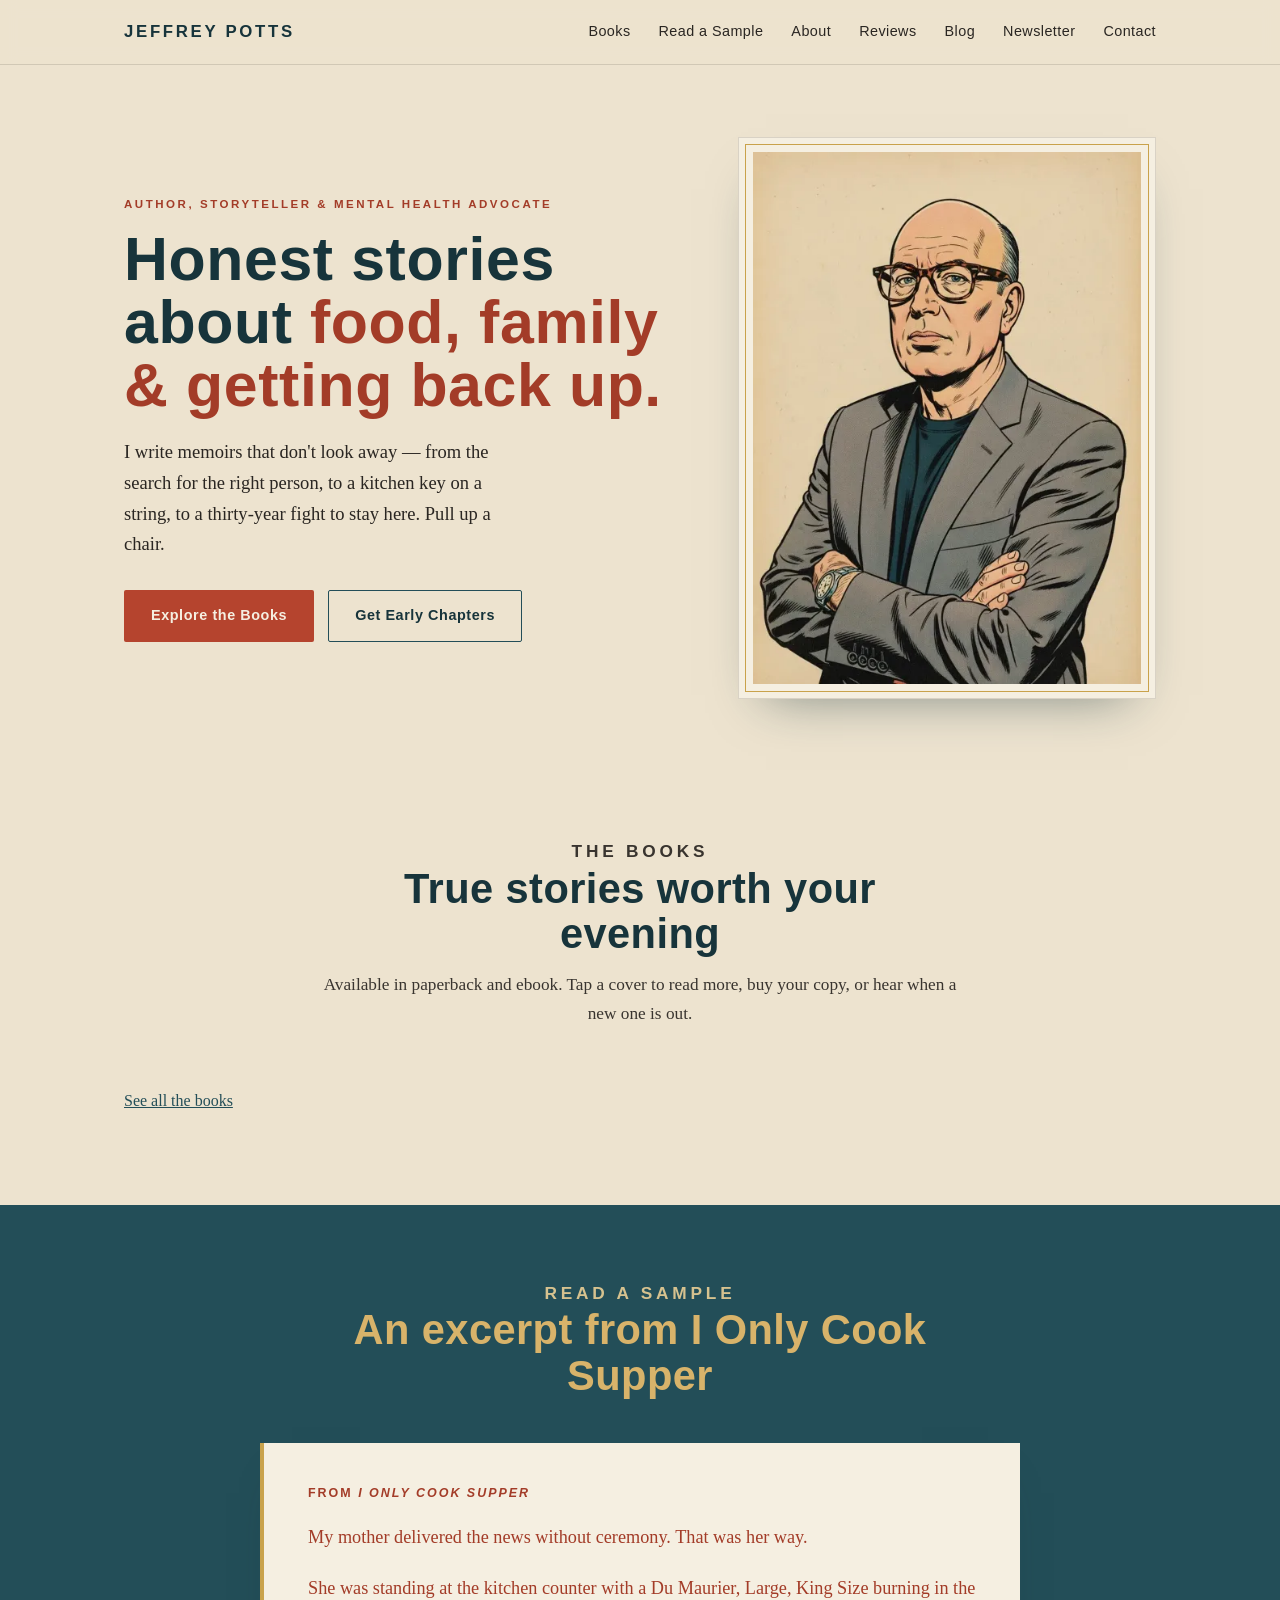
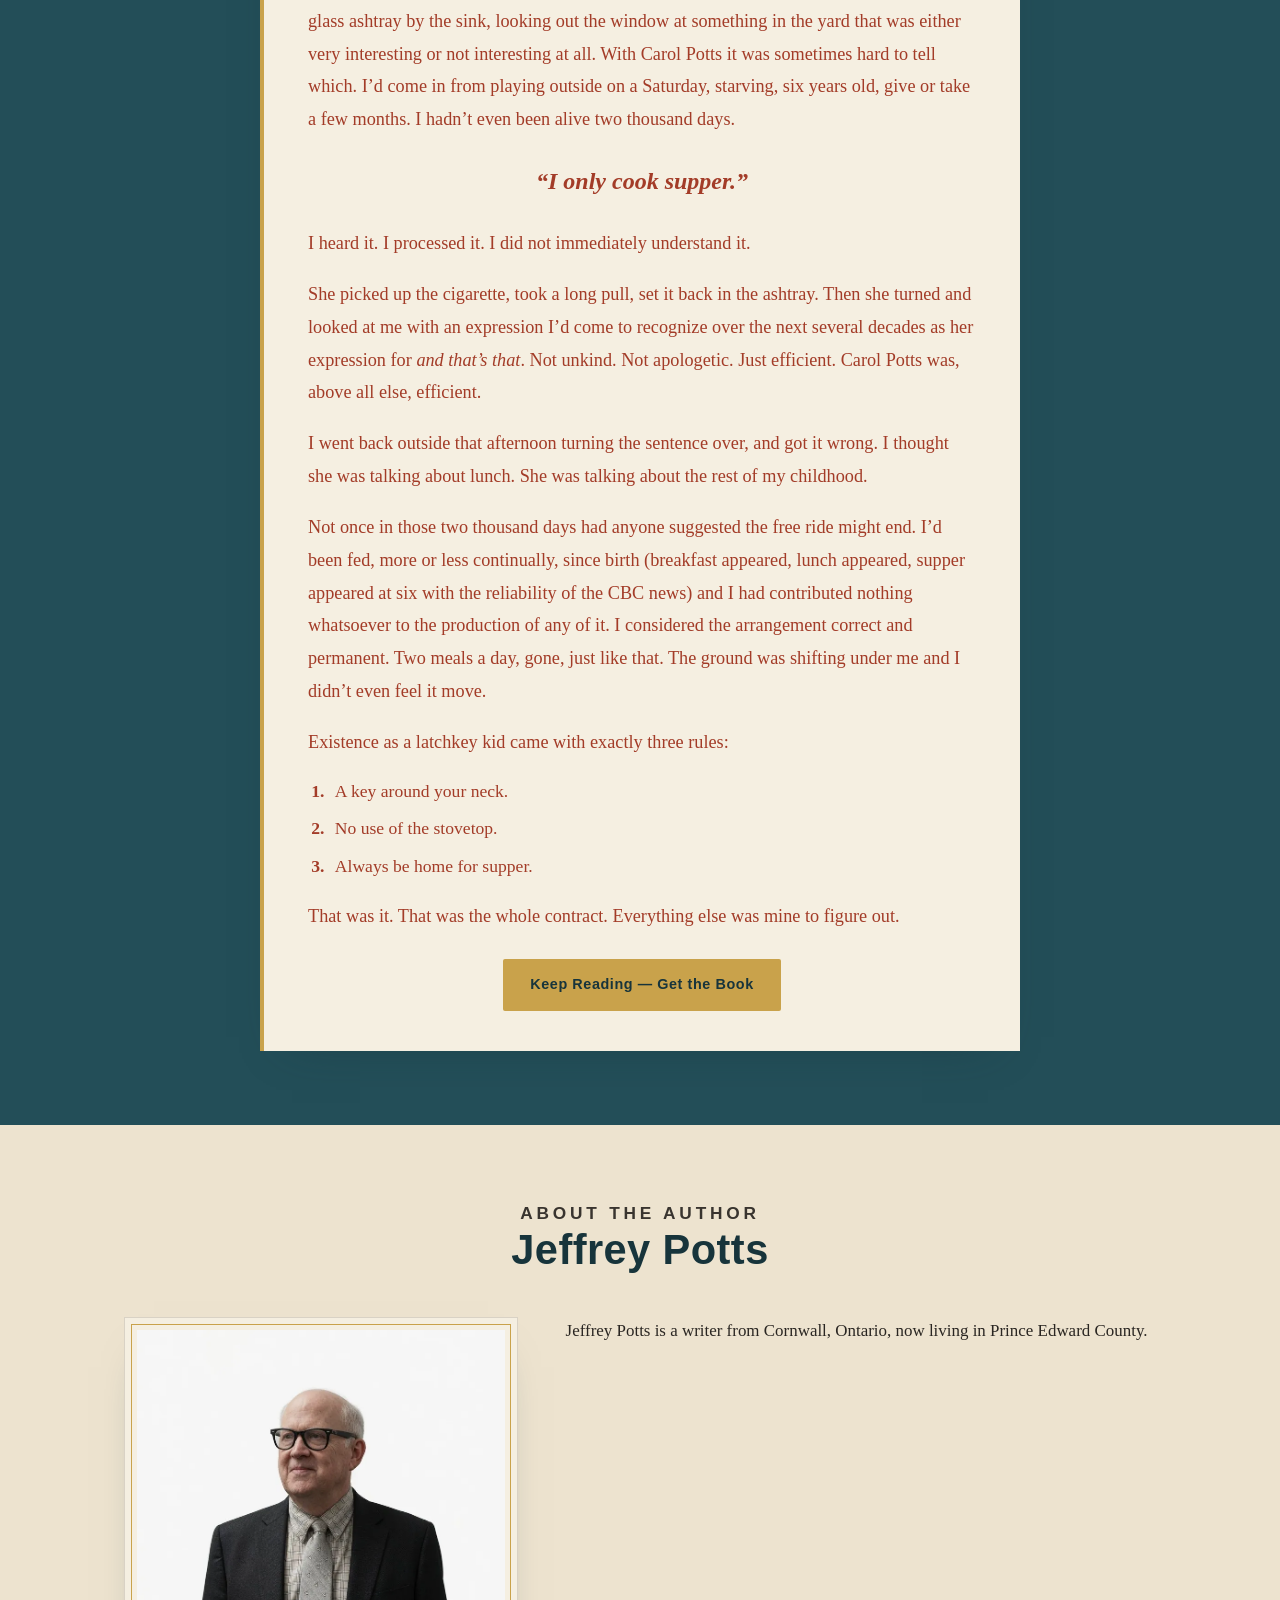
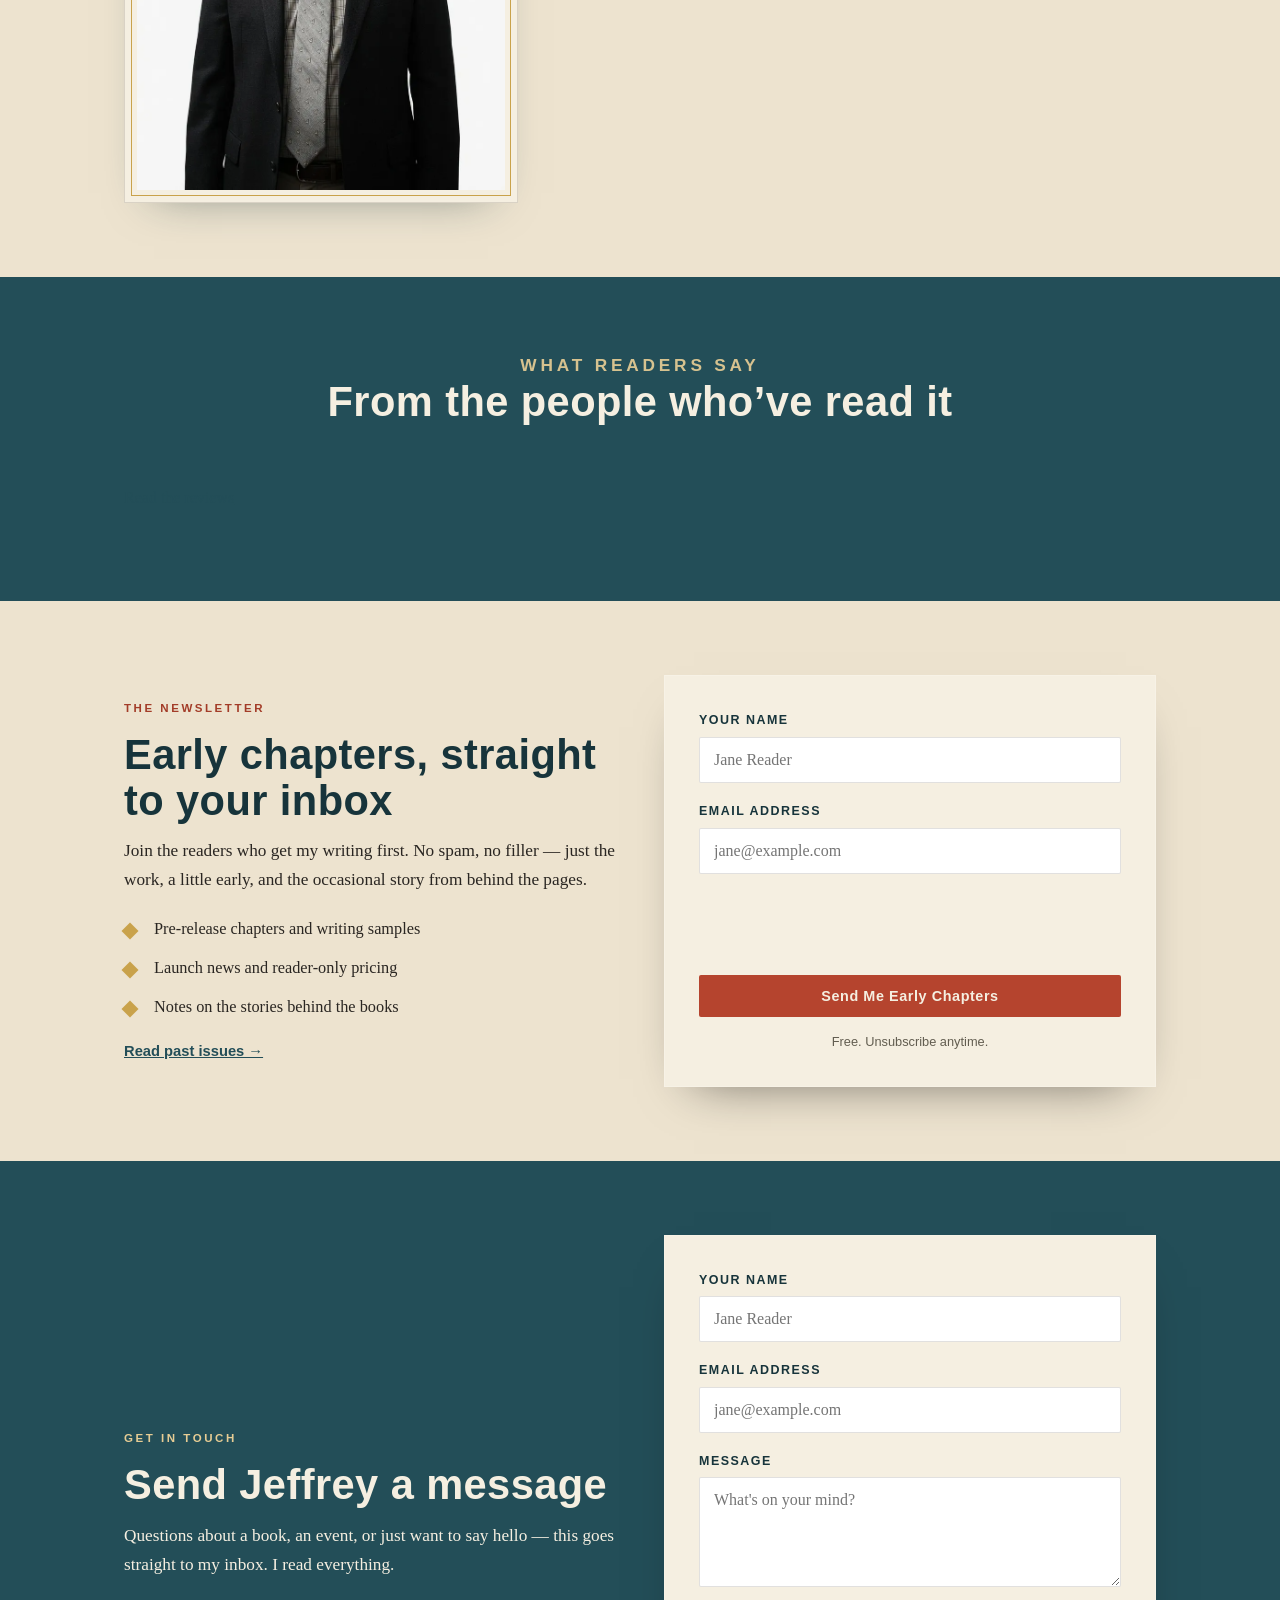
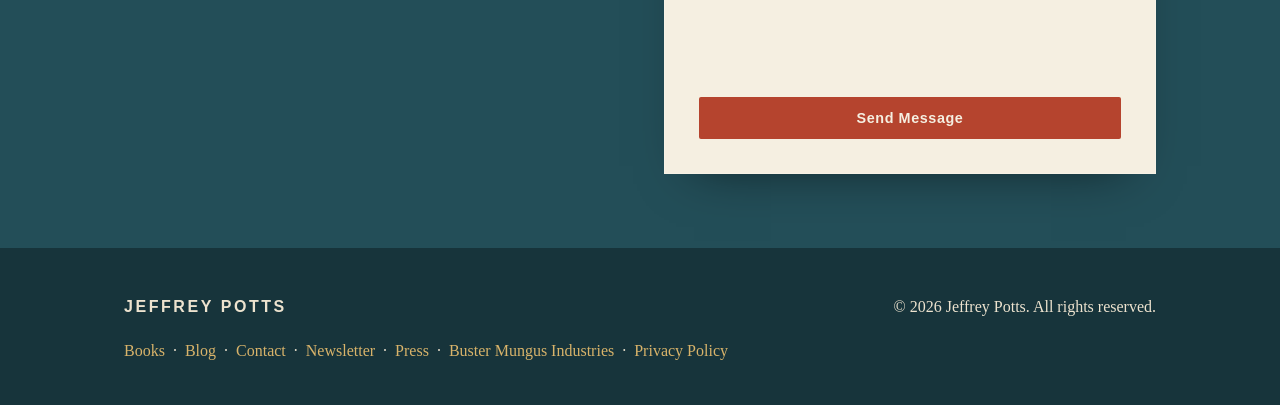
<file: index.html>
<!DOCTYPE html>
<html lang="en">
<head>
<meta charset="UTF-8" />
<meta name="viewport" content="width=device-width, initial-scale=1.0" />
<!-- The portrait is the largest thing on screen: fetch it before the long stylesheet is parsed. -->
<link rel="preload" as="image" type="image/webp" imagesrcset="jeffreypotts-480.webp 480w, jeffreypotts-720.webp 720w, jeffreypotts.webp 864w" imagesizes="(max-width: 820px) 320px, 420px" fetchpriority="high" />
<title>Jeffrey Potts — Author of When Your Mind and Money Collide</title>
<link rel="EditURI" type="application/rsd+xml" title="RSD" href="/rsd.xml" />
<meta name="description" content="Jeffrey Potts, author of When Your Mind and Money Collide, Eating Stories and the upcoming Most Days. Read a sample, buy the books and join the newsletter." />
<link rel="canonical" href="https://jeffreypotts.ca/" />
<link rel="alternate" type="application/rss+xml" title="Jeffrey Potts — Blog" href="/blog/feed.xml" />
<meta property="og:site_name" content="Jeffrey Potts" />
<meta property="og:type" content="website" />
<meta property="og:title" content="Jeffrey Potts — Author of When Your Mind and Money Collide" />
<meta property="og:description" content="Honest stories about food, family, money &amp; getting back up. Read a sample, buy the books, and sign up for pre-release writing and the newsletter." />
<meta property="og:url" content="https://jeffreypotts.ca/" />
<meta property="og:image" content="https://jeffreypotts.ca/Jeffreypotts.jpg" />
<meta name="twitter:card" content="summary_large_image" />
<script type="application/ld+json">
{"@context":"https://schema.org","@graph":[
{"@type":"Person","@id":"https://jeffreypotts.ca/#jeff","name":"Jeffrey Potts","url":"https://jeffreypotts.ca/","image":"https://jeffreypotts.ca/Jeffreypotts.jpg","jobTitle":"Author"},
{"@type":"WebSite","@id":"https://jeffreypotts.ca/#site","url":"https://jeffreypotts.ca/","name":"Jeffrey Potts","publisher":{"@id":"https://jeffreypotts.ca/#jeff"}},
{"@type":"Book","name":"When Your Mind and Money Collide: Canada — Protecting Your Finances During Mental Health Episodes","author":{"@id":"https://jeffreypotts.ca/#jeff"},"image":"https://jeffreypotts.ca/Books/when-your-mind-and-money-collide.jpg","url":"https://www.amazon.ca/dp/1069611700","isbn":"9781069611703"},
{"@type":"Book","name":"Eating Stories: Fun Food, Family & Fabulation","author":{"@id":"https://jeffreypotts.ca/#jeff"},"image":"https://jeffreypotts.ca/Books/Eating%20Stories.jpg","url":"https://www.amazon.ca/Eating-Stories-Family-Folklore-Fabulation-ebook/dp/B0CPL1CR5S"},
{"@type":"Book","name":"Curling In Cornwall","author":{"@id":"https://jeffreypotts.ca/#jeff"},"image":"https://jeffreypotts.ca/Books/Curling%20In%20Cornwall.jpg","url":"https://www.amazon.ca/Curling-Cornwall-1784-Early-Years-ebook/dp/B0CW1K8W84"}
]}
</script>
<style>
  /* ============================================================
     COLOUR SCHEME — sampled from Jeffreypotts.jpg
     cream paper, deep teal, warm gold, rust, ink
     ============================================================ */
  :root {
    --cream:      #ede3cf;
    --cream-deep: #e3d6b8;
    --paper:      #f5efe1;
    --teal:       #234e58;
    --teal-dark:  #17343b;
    --gold:       #c9a24b;
    --gold-soft:  #d8b36a;
    --gold-text:  #e6cc94;           /* gold for text on teal: 4.8:1 or better */
    --rust:       #b5442e;
    --ink:        #2a2622;
    --muted:      #625d50;           /* 5.1:1 on cream (WCAG AA) */
    --line:       rgba(42,38,34,0.14);

    /* Roles. Light values are the palette above; dark mode swaps them. */
    --bg:           var(--cream);
    --surface:      var(--paper);
    --surface-deep: var(--cream-deep);
    --heading:      var(--teal-dark);
    --link:         var(--teal);
    --rust-text:    #a33c28;           /* rust for text: 5.1:1 on cream; --rust stays for fills */
    --on-accent:    #f5efe1;           /* text on teal and rust fills */
    --input-bg:     #fff;
    --nav-bg:       rgba(237,227,207,0.92);
    color-scheme: light dark;
  }
  @media (prefers-color-scheme: dark) {
    :root {
      --ink:          #ebe3d3;
      --muted:        #a99f8c;
      --line:         rgba(235,227,211,0.16);
      --bg:           #191714;
      --surface:      #24211d;
      --surface-deep: #2d2924;
      --heading:      #ecdfc4;
      --link:         #8cc4d1;
      --rust-text:    #e58a6e;
      --input-bg:     #1c1a17;
      --nav-bg:       rgba(25,23,20,0.92);
    }
  }

  * { box-sizing: border-box; }

  html { scroll-behavior: smooth; }
  @media (prefers-reduced-motion: reduce) {
    html { scroll-behavior: auto; }
    *, *::before, *::after { transition-duration: 0.01ms !important; animation-duration: 0.01ms !important; animation-iteration-count: 1 !important; }
    .btn:hover { transform: none; }
  }

  .skip-link {
    position: absolute; left: 12px; top: -60px; z-index: 100;
    background: var(--teal-dark); color: var(--on-accent); padding: 10px 16px;
    font-family: 'Helvetica Neue', Arial, sans-serif; font-weight: 700; text-decoration: none;
  }
  .skip-link:focus { top: 12px; }

  body {
    margin: 0;
    font-family: Georgia, 'Times New Roman', serif;
    color: var(--ink);
    background: var(--bg);
    line-height: 1.65;
    -webkit-font-smoothing: antialiased;
  }

  h1, h2, h3, .nav-brand, .btn, .eyebrow {
    font-family: 'Helvetica Neue', Arial, sans-serif;
    letter-spacing: 0.01em;
  }

  a { color: var(--link); }

  .wrap { width: 100%; max-width: 1080px; margin: 0 auto; padding: 0 24px; }

  .eyebrow {
    text-transform: uppercase;
    letter-spacing: 0.22em;
    font-size: 0.72rem;
    font-weight: 700;
    color: var(--rust-text);
    margin: 0 0 14px;
  }

  /* ---------- Nav ---------- */
  header.nav {
    position: sticky; top: 0; z-index: 50;
    background: var(--nav-bg);
    backdrop-filter: blur(8px);
    border-bottom: 1px solid var(--line);
  }
  .nav-inner {
    display: flex; align-items: center; justify-content: space-between;
    height: 64px;
  }
  .nav-brand {
    font-weight: 700; font-size: 1.05rem; letter-spacing: 0.16em;
    text-transform: uppercase; color: var(--heading); text-decoration: none;
  }
  .nav-links { display: flex; gap: 28px; }
  .nav-links a {
    text-decoration: none; color: var(--ink); font-family: 'Helvetica Neue', Arial, sans-serif;
    font-size: 0.9rem; letter-spacing: 0.03em;
  }
  .nav-links a:hover { color: var(--rust-text); }
  @media (max-width: 720px){ .nav-links { display: none; } }

  /* ---------- Buttons ---------- */
  .btn {
    display: inline-block; cursor: pointer; text-decoration: none;
    font-weight: 700; font-size: 0.9rem; letter-spacing: 0.04em;
    padding: 13px 26px; border-radius: 2px; border: 1.5px solid transparent;
    transition: transform .12s ease, background .2s ease, color .2s ease;
  }
  .btn:hover { transform: translateY(-2px); }
  .btn-primary { background: var(--rust); color: var(--on-accent); }
  .btn-primary:hover { background: #9c3826; }
  .btn-teal { background: var(--teal); color: var(--on-accent); }
  .btn-teal:hover { background: var(--teal-dark); }
  .btn-ghost { background: transparent; color: var(--heading); border-color: var(--teal); }
  .btn-ghost:hover { background: var(--teal); color: var(--on-accent); }

  /* ---------- Hero ---------- */
  .hero {
    display: grid; grid-template-columns: 1.15fr 0.85fr; gap: 48px;
    align-items: center; padding: 72px 0 64px;
  }
  .hero h1 {
    font-size: clamp(2.4rem, 5vw, 3.8rem); line-height: 1.04;
    margin: 0 0 20px; font-weight: 800; color: var(--heading);
  }
  .hero h1 span { color: var(--rust-text); }
  .hero p.lead {
    font-size: 1.16rem; color: var(--ink); margin: 0 0 30px; max-width: 42ch;
  }
  .hero-actions { display: flex; gap: 14px; flex-wrap: wrap; }
  .portrait-frame {
    position: relative; padding: 14px; background: var(--surface);
    border: 1px solid var(--line);
    box-shadow: 0 24px 50px -28px rgba(23,52,59,0.55);
  }
  picture { display: block; }
  .portrait-frame img { display: block; width: 100%; height: auto; }
  .portrait-frame::after {
    content: ""; position: absolute; inset: 0;
    border: 1px solid var(--gold); margin: 6px; pointer-events: none;
  }
  @media (max-width: 820px){
    .hero { grid-template-columns: 1fr; gap: 34px; padding: 48px 0; text-align: center; }
    .hero p.lead { margin-left: auto; margin-right: auto; }
    .hero-actions { justify-content: center; }
    .portrait-frame { max-width: 320px; margin: 0 auto; transform: none; }
  }

  /* ---------- Section framing ---------- */
  section { padding: 74px 0; }
  .section-teal { background: var(--teal); color: var(--on-accent); }
  .section-teal .eyebrow { color: var(--gold-text); }
  .section-teal h2 { color: var(--on-accent); }
  .section-head { max-width: 640px; margin: 0 0 44px; }
  .section-head.center { margin-left: auto; margin-right: auto; text-align: center; }
  h2 { font-size: clamp(1.8rem, 3.5vw, 2.6rem); line-height: 1.1; margin: 0 0 14px; color: var(--heading); font-weight: 800; }
  .section-head p { font-size: 1.08rem; color: inherit; opacity: 0.92; margin: 0; }

  /* ---------- Books ---------- */
  .books { display: grid; grid-template-columns: repeat(3, 1fr); gap: 34px; }
  @media (max-width: 860px){ .books { grid-template-columns: 1fr; max-width: 460px; margin: 0 auto; } }
  .book {
    background: var(--surface); border: 1px solid var(--line);
    display: flex; flex-direction: column; overflow: hidden;
    box-shadow: 0 18px 40px -30px rgba(23,52,59,0.6);
  }
  .book-cover { background: var(--surface-deep); padding: 22px 22px 0; position: relative; }
  .badge {
    position: absolute; top: 34px; left: 10px; z-index: 3;
    font-family: 'Helvetica Neue', Arial, sans-serif;
    font-size: 0.68rem; font-weight: 800; text-transform: uppercase; letter-spacing: 0.07em;
    color: var(--on-accent); padding: 7px 13px; border-radius: 2px;
    box-shadow: 0 7px 16px -6px rgba(0,0,0,0.55);
    transform: rotate(-4deg);
  }
  .badge-soon  { background: var(--rust); }
  .badge-2027  { background: var(--teal); }
  .book-cover img {
    display: block; width: 100%; height: auto;
    box-shadow: 0 14px 26px -14px rgba(0,0,0,0.5);
  }
  .book-body { padding: 22px 22px 26px; display: flex; flex-direction: column; flex: 1; }
  .book-body h3 { margin: 0 0 4px; font-size: 1.28rem; color: var(--heading); }
  .book-body h3 a { color: inherit; text-decoration: none; }
  .book-body h3 a:hover, .book-body h3 a:focus-visible { text-decoration: underline; }
  .book-cover > a { display: block; }
  .book-tag { font-size: 0.72rem; text-transform: uppercase; letter-spacing: 0.16em; color: var(--rust-text); font-weight: 700; font-family: 'Helvetica Neue', Arial, sans-serif; margin-bottom: 12px; }
  .book-body p { margin: 0 0 20px; font-size: 0.98rem; color: var(--ink); flex: 1; }
  .book-actions { display: flex; flex-direction: column; gap: 10px; }
  .book-actions .btn { text-align: center; padding: 11px 18px; }

  /* ---------- Sample ---------- */
  .sample-card {
    background: var(--surface); border-left: 4px solid var(--gold);
    padding: 40px 44px; box-shadow: 0 18px 44px -32px rgba(23,52,59,0.6);
    max-width: 760px; margin: 0 auto;
    color: var(--rust-text);
  }
  .sample-card p, .sample-card .rules li, .sample-card em { color: var(--rust-text); }
  .sample-card .from { font-family:'Helvetica Neue',Arial,sans-serif; font-size:0.78rem; text-transform:uppercase; letter-spacing:0.16em; color:var(--rust-text); font-weight:700; margin-bottom:18px; }
  .sample-card p { font-size: 1.14rem; line-height: 1.8; margin: 0 0 18px; }
  .sample-card p:first-letter { }
  .sample-card .dropcap:first-letter {
    float: left; font-size: 3.4rem; line-height: 0.8; padding: 6px 10px 0 0;
    color: var(--rust-text); font-weight: 800; font-family:'Helvetica Neue',Arial,sans-serif;
  }
  .sample-card .spoken { font-style: italic; font-size: 1.5rem; text-align: center; color: var(--rust-text); margin: 24px 0; font-weight: 600; }
  .sample-card .rules { margin: 0 0 18px; padding-left: 1.3em; }
  .sample-card .rules li { font-size: 1.1rem; line-height: 1.7; margin-bottom: 8px; padding-left: 6px; }
  .sample-card .rules li::marker { color: var(--rust-text); font-weight: 700; }
  .sample-foot { margin-top: 26px; text-align: center; }

  /* ---------- About ---------- */
  .about-grid { display: grid; grid-template-columns: 0.8fr 1.2fr; gap: 48px; align-items: start; }
  @media (max-width: 820px){ .about-grid { grid-template-columns: 1fr; gap: 30px; } }
  .about-photo { position: relative; padding: 12px; background: var(--surface); border: 1px solid var(--line); box-shadow: 0 20px 44px -30px rgba(23,52,59,0.55); }
  .about-photo img { display: block; width: 100%; height: auto; }
  .about-photo::after { content: ""; position: absolute; inset: 0; border: 1px solid var(--gold); margin: 6px; pointer-events: none; }
  @media (max-width: 820px){ .about-photo { max-width: 300px; margin: 0 auto; transform: none; } }
  .about-body p { font-size: 1.06rem; margin: 0 0 18px; }
  .about-body p:last-child { margin-bottom: 0; }
  .about-body .about-workshop { margin-top: 26px; padding-top: 20px; border-top: 1px solid var(--line); font-size: 0.98rem; color: var(--muted); }

  /* ---------- Testimonials ---------- */
  .quotes { display: grid; grid-template-columns: 1fr 1fr; gap: 30px; }
  @media (max-width: 820px){ .quotes { grid-template-columns: 1fr; max-width: 560px; margin: 0 auto; } }
  .quote { background: rgba(245,239,225,0.08); border: 1px solid rgba(216,179,106,0.35); border-left: 4px solid var(--gold); padding: 30px 32px; }
  .quote p { font-size: 1.1rem; line-height: 1.7; font-style: italic; margin: 0 0 16px; }
  .quote .who { font-family:'Helvetica Neue',Arial,sans-serif; font-size: 0.8rem; text-transform: uppercase; letter-spacing: 0.14em; font-weight: 700; color: var(--gold-text); font-style: normal; }
  .quote .who a { color: inherit; }
  .quote .stars { color: var(--gold); letter-spacing: 3px; margin-bottom: 14px; }

  /* ---------- Signup ---------- */
  .signup-grid { display: grid; grid-template-columns: 1fr 1fr; gap: 48px; align-items: center; }
  @media (max-width: 820px){ .signup-grid { grid-template-columns: 1fr; gap: 30px; } }
  .signup-perks { list-style: none; padding: 0; margin: 22px 0 0; }
  .signup-perks li { position: relative; padding-left: 30px; margin-bottom: 12px; font-size: 1.02rem; }
  .signup-archive { margin: 18px 0 0; font-family: 'Helvetica Neue', Arial, sans-serif; font-size: 0.92rem; font-weight: 700; }
  .signup-perks li::before {
    content: ""; position: absolute; left: 0; top: 9px; width: 12px; height: 12px;
    background: var(--gold); transform: rotate(45deg);
  }
  .signup-form {
    background: var(--surface); color: var(--ink); padding: 34px; border: 1px solid rgba(255,255,255,0.15);
    box-shadow: 0 22px 50px -30px rgba(0,0,0,0.6);
  }
  .signup-form label { display: block; font-family:'Helvetica Neue',Arial,sans-serif; font-size: 0.78rem; text-transform: uppercase; letter-spacing: 0.12em; font-weight: 700; color: var(--heading); margin: 0 0 6px; }
  .signup-form input,
  .signup-form textarea {
    width: 100%; padding: 13px 14px; margin-bottom: 18px; font-size: 1rem;
    font-family: Georgia, serif; border: 1px solid var(--line); background: var(--input-bg); color: var(--ink); border-radius: 2px;
  }
  .signup-form textarea { resize: vertical; min-height: 110px; }
  .signup-form input:focus, .signup-form textarea:focus { outline: 2px solid var(--gold); border-color: var(--gold); }
  .signup-form .btn { width: 100%; border: none; }
  .turnstile-slot { min-height: 65px; margin: 4px 0 14px; }
  .hp-field { position: absolute; left: -9999px; width: 1px; height: 1px; overflow: hidden; }
  .form-note { font-size: 0.8rem; color: var(--muted); margin: 14px 0 0; text-align: center; font-family:'Helvetica Neue',Arial,sans-serif; }
  .form-msg { display: none; margin-top: 16px; padding: 14px 16px; border-radius: 2px; font-family:'Helvetica Neue',Arial,sans-serif; font-size: 0.92rem; }
  .form-msg.ok { display: block; background: rgba(35,78,88,0.1); border: 1px solid var(--teal); color: var(--heading); }
  .form-msg.err { display: block; background: rgba(181,68,46,0.1); border: 1px solid var(--rust); color: var(--rust-text); }

  /* ---------- Footer ---------- */
  footer { background: var(--teal-dark); color: var(--cream); padding: 46px 0 40px; }
  .footer-inner { display: flex; justify-content: space-between; align-items: center; flex-wrap: wrap; gap: 18px; }
  .footer-inner a { color: var(--gold-soft); text-decoration: none; }
  .footer-inner .brand { font-family:'Helvetica Neue',Arial,sans-serif; font-weight:700; letter-spacing:0.16em; text-transform:uppercase; }
  .admin-link { font-size: 0.72rem; opacity: 0.55; cursor: pointer; background: none; border: none; color: var(--cream); font-family:'Helvetica Neue',Arial,sans-serif; letter-spacing:0.08em; }
  .admin-link:hover { opacity: 0.95; text-decoration: underline; }
</style>
</head>
<body>
<a class="skip-link" href="#main">Skip to content</a>

<!-- ===================== NAV ===================== -->
<header class="nav">
  <div class="wrap nav-inner">
    <a href="#top" class="nav-brand">Jeffrey Potts</a>
    <nav class="nav-links">
      <a href="#books">Books</a>
      <a href="#sample">Read a Sample</a>
      <a href="#about">About</a>
      <a href="#reviews">Reviews</a>
      <a href="/blog/">Blog</a>
      <a href="#signup">Newsletter</a>
      <a href="#contact">Contact</a>
    </nav>
  </div>
</header>
<main id="main">

<a id="top"></a>

<!-- ===================== HERO ===================== -->
<div class="wrap">
  <div class="hero">
    <div>
      <p class="eyebrow">Author, Storyteller &amp; Mental Health Advocate</p>
      <h1>Honest stories about <span>food, family &amp; getting back up.</span></h1>
      <p class="lead">I write memoirs that don't look away — from the search for the right person, to a kitchen key on a string, to a thirty-year fight to stay here. Pull up a chair.</p>
      <div class="hero-actions">
        <a href="#books" class="btn btn-primary">Explore the Books</a>
        <a href="#signup" class="btn btn-ghost">Get Early Chapters</a>
      </div>
    </div>
    <div class="portrait-frame">
      <picture><source type="image/webp" srcset="jeffreypotts-480.webp 480w, jeffreypotts-720.webp 720w, jeffreypotts.webp 864w" sizes="(max-width: 820px) 320px, 420px" /><img src="Jeffreypotts.jpg" alt="Portrait of author Jeffrey Potts" width="864" height="1184" fetchpriority="high" /></picture>
    </div>
  </div>
</div>

<!-- ===================== BOOKS ===================== -->
<section id="books">
  <div class="wrap">
    <div class="section-head center">
      <p class="eyebrow">The Books</p>
      <h2>True stories worth your evening</h2>
      <p>Available in paperback and ebook. Tap a cover to read more, buy your copy, or hear when a new one is out.</p>
    </div>
    <!-- The book cards are filled in by the Worker from src/lib/books.js. -->
    <div class="books" data-books>
      <p><a href="/books/">See all the books</a></p>
    </div>
  </div>
</section>

<!-- ===================== SAMPLE ===================== -->
<section id="sample" class="section-teal">
  <div class="wrap">
    <div class="section-head center">
      <p class="eyebrow">Read a Sample</p>
      <h2 style="color: var(--gold-soft);">An excerpt from I Only Cook Supper</h2>
    </div>
    <div class="sample-card">
      <div class="from">From <em>I Only Cook Supper</em></div>
      <p>My mother delivered the news without ceremony. That was her way.</p>
      <p>She was standing at the kitchen counter with a Du Maurier, Large, King Size burning in the glass ashtray by the sink, looking out the window at something in the yard that was either very interesting or not interesting at all. With Carol Potts it was sometimes hard to tell which. I&rsquo;d come in from playing outside on a Saturday, starving, six years old, give or take a few months. I hadn&rsquo;t even been alive two thousand days.</p>
      <p class="spoken">&ldquo;I only cook supper.&rdquo;</p>
      <p>I heard it. I processed it. I did not immediately understand it.</p>
      <p>She picked up the cigarette, took a long pull, set it back in the ashtray. Then she turned and looked at me with an expression I&rsquo;d come to recognize over the next several decades as her expression for <em>and that&rsquo;s that</em>. Not unkind. Not apologetic. Just efficient. Carol Potts was, above all else, efficient.</p>
      <p>I went back outside that afternoon turning the sentence over, and got it wrong. I thought she was talking about lunch. She was talking about the rest of my childhood.</p>
      <p>Not once in those two thousand days had anyone suggested the free ride might end. I&rsquo;d been fed, more or less continually, since birth (breakfast appeared, lunch appeared, supper appeared at six with the reliability of the CBC news) and I had contributed nothing whatsoever to the production of any of it. I considered the arrangement correct and permanent. Two meals a day, gone, just like that. The ground was shifting under me and I didn&rsquo;t even feel it move.</p>
      <p>Existence as a latchkey kid came with exactly three rules:</p>
      <ol class="rules">
        <li>A key around your neck.</li>
        <li>No use of the stovetop.</li>
        <li>Always be home for supper.</li>
      </ol>
      <p>That was it. That was the whole contract. Everything else was mine to figure out.</p>
      <div class="sample-foot">
        <a class="btn btn-teal" style="background:var(--gold);color:var(--teal-dark);" href="#books">Keep Reading — Get the Book</a>
      </div>
    </div>
  </div>
</section>

<!-- ===================== ABOUT ===================== -->
<section id="about">
  <div class="wrap">
    <div class="section-head center">
      <p class="eyebrow">About the Author</p>
      <h2>Jeffrey Potts</h2>
    </div>
    <div class="about-grid">
      <div class="about-photo">
        <picture><source type="image/webp" srcset="Headshots/jeff-potts-headshot.webp" /><img src="Headshots/Jeff_Potts_3_crop.jpg" alt="Photograph of Jeffrey Potts" width="799" height="999" loading="lazy" decoding="async" /></picture>
      </div>
      <!-- Filled in by the Worker from src/data/press.json (longBio). -->
      <div class="about-body" data-bio>
        <p>Jeffrey Potts is a writer from Cornwall, Ontario, now living in Prince Edward County.</p>
      </div>
    </div>
  </div>
</section>

<!-- ===================== REVIEWS ===================== -->
<section id="reviews" class="section-teal">
  <div class="wrap">
    <div class="section-head center">
      <p class="eyebrow">What Readers Say</p>
      <h2>From the people who&rsquo;ve read it</h2>
    </div>
    <!-- Filled in by the Worker from the reviews in src/lib/books.js. -->
    <div class="quotes" data-reviews>
      <p><a href="/books/eating-stories">Read the reviews</a></p>
    </div>
  </div>
</section>

<!-- ===================== SIGNUP ===================== -->
<section id="signup">
  <div class="wrap">
    <div class="signup-grid">
      <div>
        <p class="eyebrow">The Newsletter</p>
        <h2>Early chapters, straight to your inbox</h2>
        <p style="font-size:1.08rem;color:var(--ink);margin:0;">Join the readers who get my writing first. No spam, no filler — just the work, a little early, and the occasional story from behind the pages.</p>
        <ul class="signup-perks">
          <li>Pre-release chapters and writing samples</li>
          <li>Launch news and reader-only pricing</li>
          <li>Notes on the stories behind the books</li>
        </ul>
        <p class="signup-archive"><a href="/newsletter">Read past issues &rarr;</a></p>
      </div>

      <form class="signup-form" id="signupForm" novalidate>
        <label for="name">Your name</label>
        <input type="text" id="name" name="name" placeholder="Jane Reader" autocomplete="name" required />

        <label for="email">Email address</label>
        <input type="email" id="email" name="email" placeholder="jane@example.com" autocomplete="email" required />

        <div class="turnstile-slot" id="signupTurnstile"></div>
        <button type="submit" class="btn btn-primary">Send Me Early Chapters</button>
        <p class="form-note">Free. Unsubscribe anytime.</p>
        <div class="form-msg" id="formMsg" role="status" aria-live="polite"></div>
      </form>
    </div>
  </div>
</section>

<!-- ===================== CONTACT ===================== -->
<section id="contact" class="section-teal">
  <div class="wrap">
    <div class="signup-grid">
      <div>
        <p class="eyebrow">Get In Touch</p>
        <h2>Send Jeffrey a message</h2>
        <p style="font-size:1.08rem;margin:0;">Questions about a book, an event, or just want to say hello — this goes straight to my inbox. I read everything.</p>
      </div>

      <form class="signup-form" id="contactForm" novalidate>
        <label for="cname">Your name</label>
        <input type="text" id="cname" name="name" placeholder="Jane Reader" autocomplete="name" required />

        <label for="cemail">Email address</label>
        <input type="email" id="cemail" name="email" placeholder="jane@example.com" autocomplete="email" required />

        <label for="cmessage">Message</label>
        <textarea id="cmessage" name="message" placeholder="What's on your mind?" required></textarea>

        <div class="hp-field" aria-hidden="true">
          <label for="cwebsite">Website</label>
          <input type="text" id="cwebsite" name="website" tabindex="-1" autocomplete="off" />
        </div>

        <div class="turnstile-slot" id="contactTurnstile"></div>
        <button type="submit" class="btn btn-primary">Send Message</button>
        <div class="form-msg" id="contactMsg" role="status" aria-live="polite"></div>
      </form>
    </div>
  </div>
</section>

<!-- ===================== FOOTER ===================== -->
</main>
<footer>
  <div class="wrap footer-inner">
    <span class="brand">Jeffrey Potts</span>
    <span>&copy; <span id="year"></span> Jeffrey Potts. All rights reserved.</span>
    <span class="footer-links"><a href="#books">Books</a> &nbsp;·&nbsp; <a href="/blog/">Blog</a> &nbsp;·&nbsp; <a href="#contact">Contact</a> &nbsp;·&nbsp; <a href="#signup">Newsletter</a> &nbsp;·&nbsp; <a href="/press">Press</a> &nbsp;·&nbsp; <a href="https://bustermungusindustries.com/">Buster Mungus Industries</a> &nbsp;·&nbsp; <a href="/privacy">Privacy Policy</a></span>
  </div>
</footer>

<script>
/* ============================================================
   SIGNUP HANDLING
   ------------------------------------------------------------
   The form posts to the Cloudflare Pages Function at
   /api/subscribe, which stores the subscriber in a D1 database
   (with a server-side duplicate check) and sends the welcome
   email via Resend. One-time setup: see SETUP.md.
   ============================================================ */

  // ---- TURNSTILE ---------------------------------------------
  // One widget per form, rendered explicitly so each can be reset
  // after a submission: a token only works once. The server checks
  // it (src/lib/turnstile.js) before doing anything else.
  var TURNSTILE_SITEKEY = '0x4AAAAAAFTX-6k4xMYiEYy3';
  var turnstileIds = {};

  window.onTurnstileLoad = function () {
    turnstileIds.subscribe = window.turnstile.render('#signupTurnstile', { sitekey: TURNSTILE_SITEKEY, action: 'subscribe' });
    turnstileIds.contact = window.turnstile.render('#contactTurnstile', { sitekey: TURNSTILE_SITEKEY, action: 'contact' });
  };

  // Turnstile's scripts are heavy, and both forms are far down the page:
  // load them when a form comes within 600px of the screen, or the moment
  // someone clicks into one, not with the page. Loading them up front held
  // back the portrait's paint on phones.
  (function () {
    var started = false;
    function load() {
      if (started) return;
      started = true;
      var s = document.createElement('script');
      s.src = 'https://challenges.cloudflare.com/turnstile/v0/api.js?onload=onTurnstileLoad&render=explicit';
      s.async = true;
      document.head.appendChild(s);
    }
    var forms = [document.getElementById('signupForm'), document.getElementById('contactForm')].filter(Boolean);
    forms.forEach(function (f) { f.addEventListener('focusin', load); });
    if (!('IntersectionObserver' in window)) return load();
    var io = new IntersectionObserver(function (entries) {
      if (entries.some(function (e) { return e.isIntersecting; })) { io.disconnect(); load(); }
    }, { rootMargin: '600px 0px' });
    forms.forEach(function (f) { io.observe(f); });
  })();

  function turnstileToken(action) {
    return (window.turnstile && turnstileIds[action] !== undefined)
      ? window.turnstile.getResponse(turnstileIds[action]) || ''
      : '';
  }

  function turnstileReset(action) {
    if (window.turnstile && turnstileIds[action] !== undefined) window.turnstile.reset(turnstileIds[action]);
  }

  var NOT_VERIFIED = 'Please complete the “Verify you are human” check above the button, then try again.';

  var form = document.getElementById('signupForm');
  var msg  = document.getElementById('formMsg');

  form.addEventListener('submit', function (e) {
    e.preventDefault();
    var name  = document.getElementById('name').value.trim();
    var email = document.getElementById('email').value.trim();
    var emailOk = /^[^\s@]+@[^\s@]+\.[^\s@]+$/.test(email);

    if (!name || !emailOk) {
      msg.className = 'form-msg err';
      msg.textContent = !name
        ? 'Please add your name so I know who I’m writing to.'
        : 'That email doesn’t look right — mind checking it?';
      return;
    }

    var token = turnstileToken('subscribe');
    if (!token) {
      msg.className = 'form-msg err';
      msg.textContent = NOT_VERIFIED;
      return;
    }

    var first = name.split(/\s+/)[0] || 'friend';
    var btn = form.querySelector('button[type=submit]');
    btn.disabled = true; btn.textContent = 'Sending…';

    fetch('/api/subscribe', {
      method: 'POST',
      headers: { 'Content-Type': 'application/json', 'Accept': 'application/json' },
      body: JSON.stringify({ name: name, email: email, 'cf-turnstile-response': token })
    }).then(function (r) {
      return r.json().catch(function () { return {}; }).then(function (data) {
        return { status: r.status, data: data };
      });
    }).then(function (res) {
      if (res.status === 202) {
        msg.className = 'form-msg ok';
        msg.textContent = 'Almost there, ' + first + ' — check your inbox for an email from me and click the link to confirm. ' +
          '(If it isn’t there in a minute, look in spam.)';
        form.reset();
      } else if (res.status === 200 || res.status === 201) {
        msg.className = 'form-msg ok';
        msg.textContent = 'Welcome aboard, ' + first + ' — you’re on the list! ' +
          'Check your inbox for a welcome note. Thanks for reading. — Jeffrey';
        form.reset();
      } else if (res.status === 409) {
        msg.className = 'form-msg err';
        msg.textContent = 'Looks like ' + email + ' is already on the list — you’re all set. Thanks!';
      } else {
        var err = new Error('request failed');
        // 403 (bot check) and 429 (too many tries) carry a message worth showing.
        if ((res.status === 403 || res.status === 429) && res.data && res.data.error) err.userMessage = res.data.error;
        throw err;
      }
    }).catch(function (err) {
      msg.className = 'form-msg err';
      msg.textContent = (err && err.userMessage) || 'Something went wrong sending that. Please try again in a moment.';
    }).then(function () {
      btn.disabled = false; btn.textContent = 'Send Me Early Chapters';
      turnstileReset('subscribe');
    });
  });

  // ---- CONTACT FORM ------------------------------------------
  // Posts to /api/contact, which emails the message via Resend.
  var cForm = document.getElementById('contactForm');
  var cMsg  = document.getElementById('contactMsg');

  cForm.addEventListener('submit', function (e) {
    e.preventDefault();
    var name    = document.getElementById('cname').value.trim();
    var email   = document.getElementById('cemail').value.trim();
    var message = document.getElementById('cmessage').value.trim();
    var website = document.getElementById('cwebsite').value.trim(); // honeypot
    var emailOk = /^[^\s@]+@[^\s@]+\.[^\s@]+$/.test(email);

    if (!name || !emailOk || !message) {
      cMsg.className = 'form-msg err';
      cMsg.textContent = !name
        ? 'Please add your name so I know who I’m writing to.'
        : !emailOk
          ? 'That email doesn’t look right — mind checking it?'
          : 'Please add a message.';
      return;
    }

    var cToken = turnstileToken('contact');
    if (!cToken) {
      cMsg.className = 'form-msg err';
      cMsg.textContent = NOT_VERIFIED;
      return;
    }

    var cBtn = cForm.querySelector('button[type=submit]');
    cBtn.disabled = true; cBtn.textContent = 'Sending…';

    fetch('/api/contact', {
      method: 'POST',
      headers: { 'Content-Type': 'application/json', 'Accept': 'application/json' },
      body: JSON.stringify({ name: name, email: email, message: message, website: website, 'cf-turnstile-response': cToken })
    }).then(function (r) {
      return r.json().catch(function () { return {}; }).then(function (data) {
        return { status: r.status, data: data };
      });
    }).then(function (res) {
      if (res.status === 200 || res.status === 201) {
        cMsg.className = 'form-msg ok';
        cMsg.textContent = 'Thanks, ' + name.split(/\s+/)[0] + ' — your message is on its way. Jeffrey will get back to you soon.';
        cForm.reset();
      } else {
        var err = new Error('request failed');
        // 403 (bot check) and 429 (too many tries) carry a message worth showing.
        if ((res.status === 403 || res.status === 429) && res.data && res.data.error) err.userMessage = res.data.error;
        throw err;
      }
    }).catch(function (err) {
      cMsg.className = 'form-msg err';
      cMsg.textContent = (err && err.userMessage) || 'Something went wrong sending that. Please try again in a moment.';
    }).then(function () {
      cBtn.disabled = false; cBtn.textContent = 'Send Message';
      turnstileReset('contact');
    });
  });

  document.getElementById('year').textContent = new Date().getFullYear();
</script>
<script src="/amazon-links.js" defer></script>
</body>
</html>
</file>
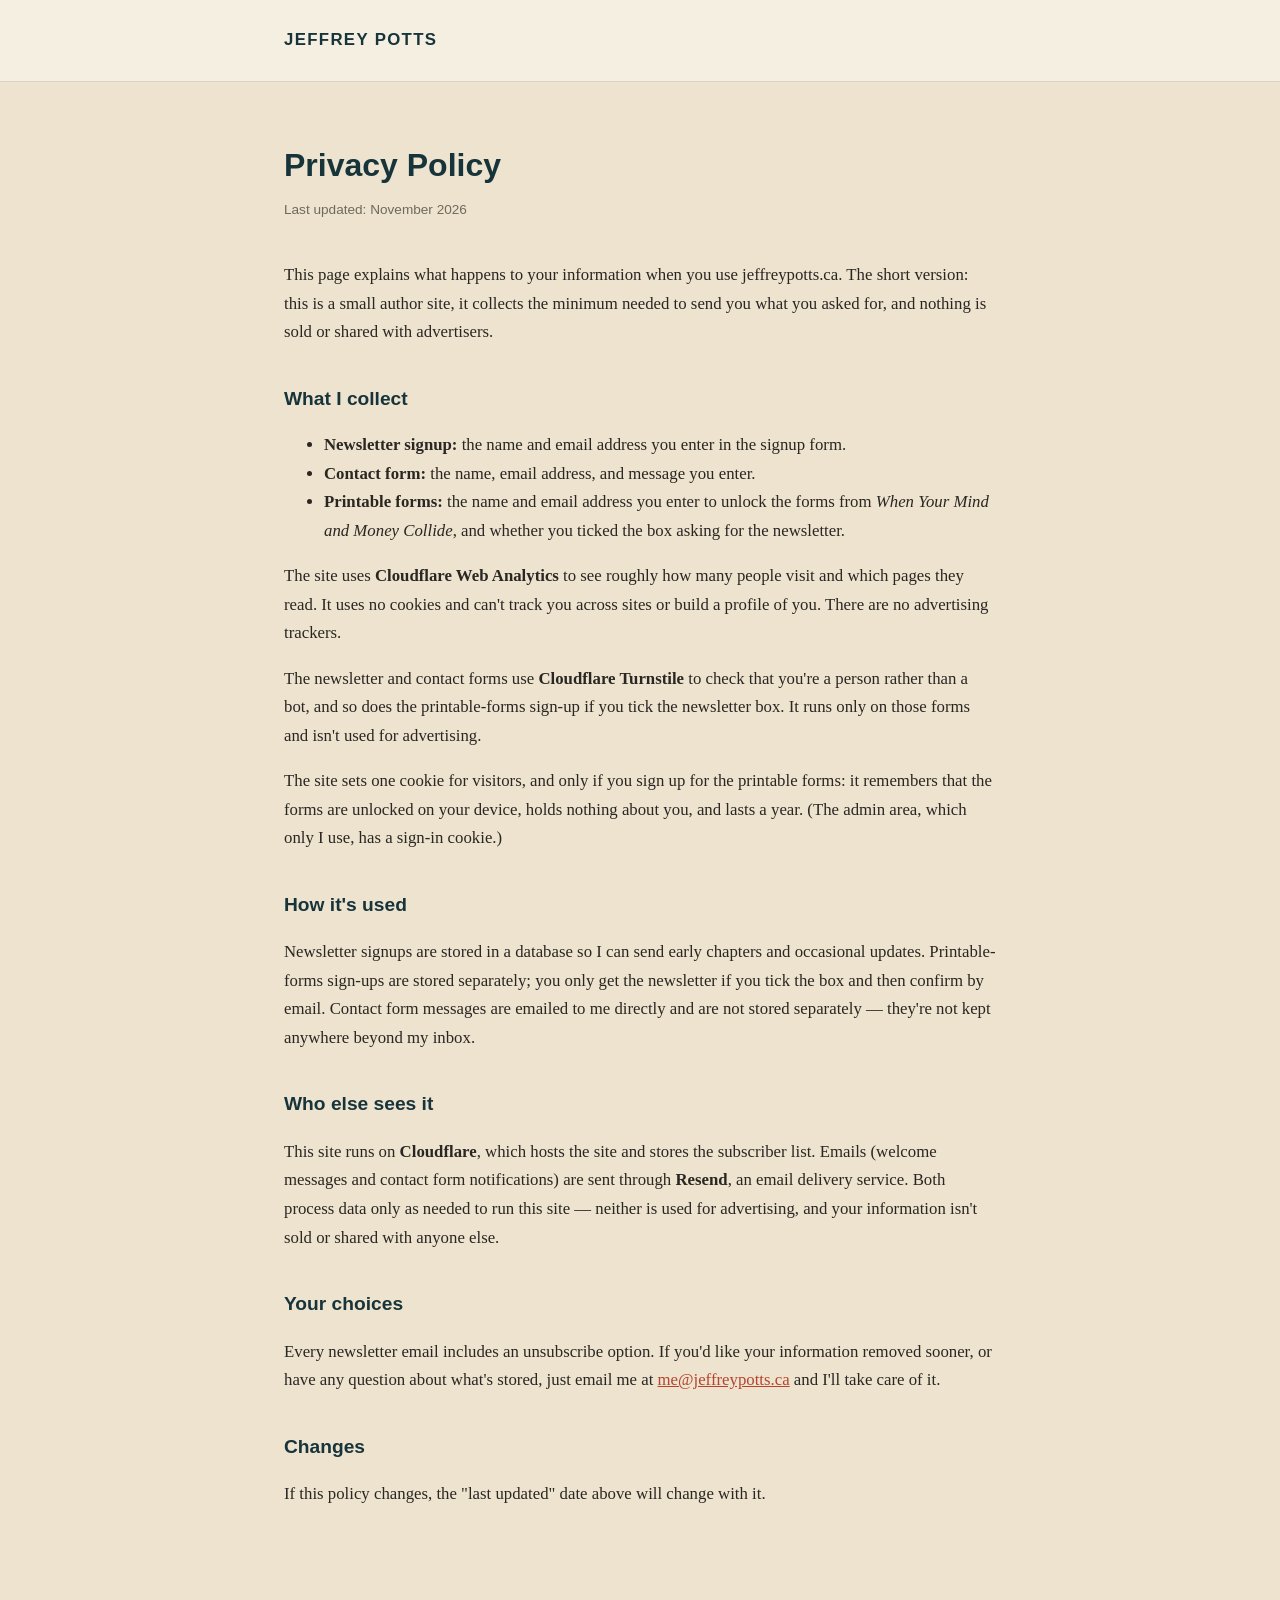
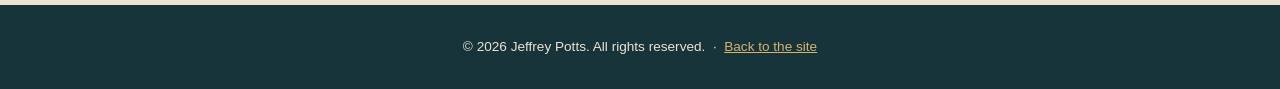
<file: privacy.html>
<!DOCTYPE html>
<html lang="en">
<head>
<meta charset="UTF-8" />
<meta name="viewport" content="width=device-width, initial-scale=1.0" />
<title>Privacy Policy — Jeffrey Potts</title>
<meta name="description" content="Privacy policy for jeffreypotts.ca" />
<link rel="canonical" href="https://jeffreypotts.ca/privacy" />
<style>
  :root {
    --cream:      #ede3cf;
    --paper:      #f5efe1;
    --teal:       #234e58;
    --teal-dark:  #17343b;
    --gold:       #c9a24b;
    --gold-soft:  #d8b36a;
    --rust:       #b5442e;
    --ink:        #2a2622;
    --muted:      #6f6a5c;
    --line:       rgba(42,38,34,0.14);
    /* Roles. Light values are the palette above; dark mode swaps them. */
    --bg:           var(--cream);
    --surface:      var(--paper);
    --heading:      var(--teal-dark);
    --link:         var(--teal);
    --rust-text:    var(--rust);
    --on-accent:    #f5efe1;
    --input-bg:     #fff;
    color-scheme: light dark;
  }
  @media (prefers-color-scheme: dark) {
    :root {
      --ink:          #ebe3d3;
      --muted:        #a99f8c;
      --line:         rgba(235,227,211,0.16);
      --bg:           #191714;
      --surface:      #24211d;
      --heading:      #ecdfc4;
      --link:         #8cc4d1;
      --rust-text:    #e58a6e;
      --input-bg:     #1c1a17;
    }
  }
  @media (prefers-reduced-motion: reduce) {
    *, *::before, *::after { transition-duration: 0.01ms !important; animation-duration: 0.01ms !important; }
  }
  .skip-link {
    position: absolute; left: 12px; top: -60px; z-index: 100;
    background: var(--teal-dark); color: var(--on-accent); padding: 10px 16px;
    font-family: 'Helvetica Neue', Arial, sans-serif; font-weight: 700; text-decoration: none;
  }
  .skip-link:focus { top: 12px; }
  * { box-sizing: border-box; }
  body {
    margin: 0; font-family: Georgia, 'Times New Roman', serif; color: var(--ink);
    background: var(--bg); line-height: 1.7; -webkit-font-smoothing: antialiased;
  }
  h1, h2, .nav-brand {
    font-family: 'Helvetica Neue', Arial, sans-serif; font-weight: 700; color: var(--heading);
  }
  .wrap { width: 100%; max-width: 760px; margin: 0 auto; padding: 0 24px; }
  header { padding: 26px 0; border-bottom: 1px solid var(--line); background: var(--surface); }
  .nav-brand { text-decoration: none; font-size: 1.05rem; letter-spacing: 0.08em; text-transform: uppercase; }
  main { padding: 56px 0 80px; }
  h1 { font-size: 2rem; margin: 0 0 6px; }
  .updated { color: var(--muted); font-family: 'Helvetica Neue', Arial, sans-serif; font-size: 0.85rem; margin: 0 0 40px; }
  h2 { font-size: 1.2rem; margin: 36px 0 12px; }
  p, li { font-size: 1.05rem; }
  a { color: var(--rust-text); }
  footer { background: var(--teal-dark); color: var(--cream); padding: 30px 0; text-align: center; font-family: 'Helvetica Neue', Arial, sans-serif; font-size: 0.85rem; }
  footer a { color: var(--gold-soft); }
</style>
</head>
<body>
<a class="skip-link" href="#main">Skip to content</a>

<header>
  <div class="wrap">
    <a href="/" class="nav-brand">Jeffrey Potts</a>
  </div>
</header>

<main id="main">
  <div class="wrap">
    <h1>Privacy Policy</h1>
    <p class="updated">Last updated: November 2026</p>

    <p>This page explains what happens to your information when you use jeffreypotts.ca. The short version: this is a small author site, it collects the minimum needed to send you what you asked for, and nothing is sold or shared with advertisers.</p>

    <h2>What I collect</h2>
    <ul>
      <li><strong>Newsletter signup:</strong> the name and email address you enter in the signup form.</li>
      <li><strong>Contact form:</strong> the name, email address, and message you enter.</li>
      <li><strong>Printable forms:</strong> the name and email address you enter to unlock the forms from <em>When Your Mind and Money Collide</em>, and whether you ticked the box asking for the newsletter.</li>
    </ul>
    <p>The site uses <strong>Cloudflare Web Analytics</strong> to see roughly how many people visit and which pages they read. It uses no cookies and can't track you across sites or build a profile of you. There are no advertising trackers.</p>
    <p>The newsletter and contact forms use <strong>Cloudflare Turnstile</strong> to check that you're a person rather than a bot, and so does the printable-forms sign-up if you tick the newsletter box. It runs only on those forms and isn't used for advertising.</p>
    <p>The site sets one cookie for visitors, and only if you sign up for the printable forms: it remembers that the forms are unlocked on your device, holds nothing about you, and lasts a year. (The admin area, which only I use, has a sign-in cookie.)</p>

    <h2>How it's used</h2>
    <p>Newsletter signups are stored in a database so I can send early chapters and occasional updates. Printable-forms sign-ups are stored separately; you only get the newsletter if you tick the box and then confirm by email. Contact form messages are emailed to me directly and are not stored separately — they're not kept anywhere beyond my inbox.</p>

    <h2>Who else sees it</h2>
    <p>This site runs on <strong>Cloudflare</strong>, which hosts the site and stores the subscriber list. Emails (welcome messages and contact form notifications) are sent through <strong>Resend</strong>, an email delivery service. Both process data only as needed to run this site — neither is used for advertising, and your information isn't sold or shared with anyone else.</p>

    <h2>Your choices</h2>
    <p>Every newsletter email includes an unsubscribe option. If you'd like your information removed sooner, or have any question about what's stored, just email me at <a href="mailto:me@jeffreypotts.ca">me@jeffreypotts.ca</a> and I'll take care of it.</p>

    <h2>Changes</h2>
    <p>If this policy changes, the "last updated" date above will change with it.</p>
  </div>
</main>

<footer>
  <div class="wrap">
    &copy; <span id="year"></span> Jeffrey Potts. All rights reserved. &nbsp;·&nbsp; <a href="/">Back to the site</a>
  </div>
</footer>

<script>document.getElementById('year').textContent = new Date().getFullYear();</script>

</body>
</html>
</file>
